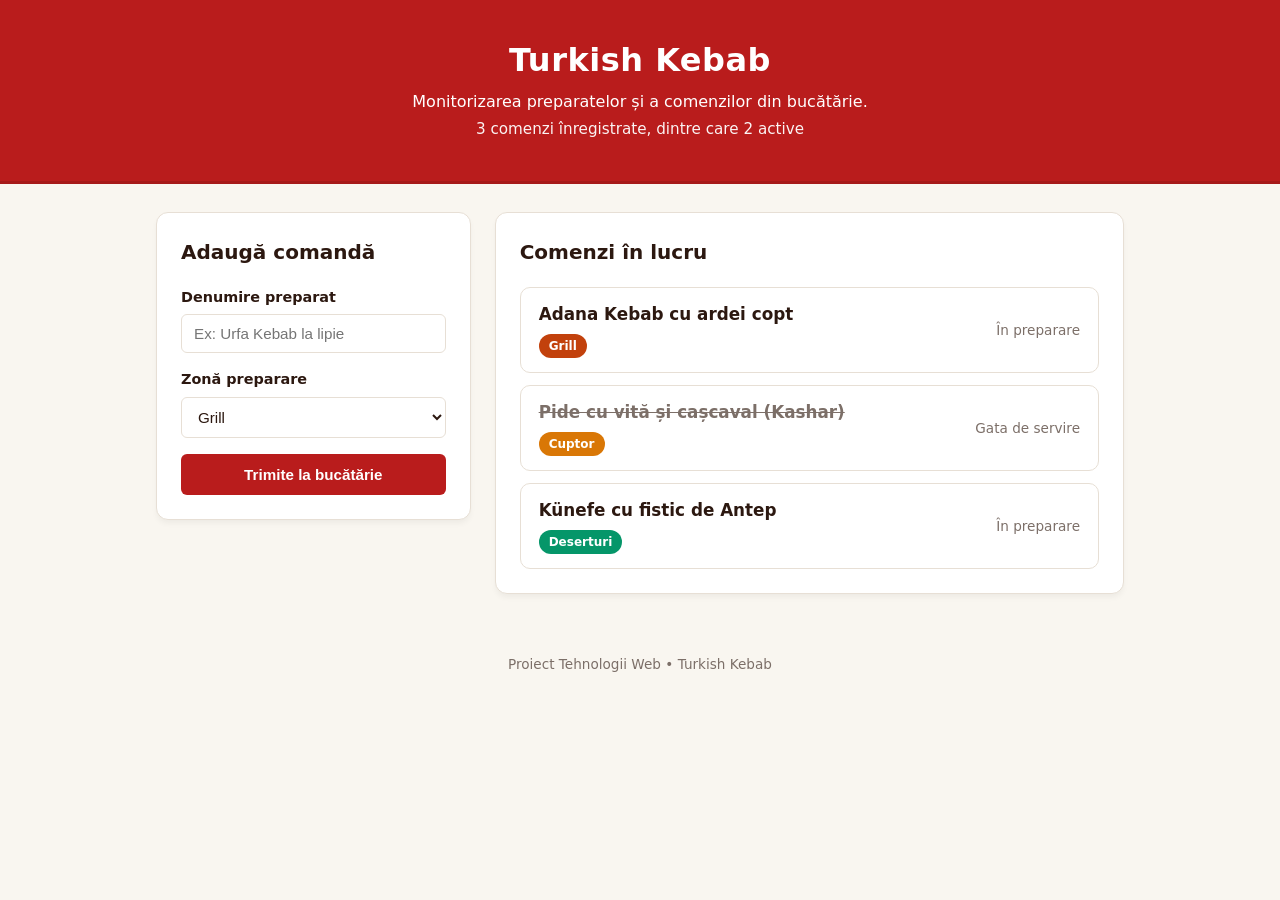
<file: index.html>
<!DOCTYPE html>
<html lang="ro">
<head>
  <meta charset="UTF-8" />
  <meta name="viewport" content="width=device-width, initial-scale=1.0" />
  <title>Turkish Kebab - Mockup</title>
  <link rel="stylesheet" href="style.css" />
</head>
<body>
  <header class="app-header">
    <h1>Turkish Kebab</h1>
    <p>Monitorizarea preparatelor și a comenzilor din bucătărie.</p>
    <p class="app-count">3 comenzi înregistrate, dintre care 2 active</p>
  </header>

  <main class="container">
    <!-- Formular adăugare comandă -->
    <section class="panel">
      <h2>Adaugă comandă</h2>
      <form class="item-form">
        <label>
          Denumire preparat
          <input type="text" name="titlu" placeholder="Ex: Urfa Kebab la lipie" required />
        </label>
        
        <label>
          Zonă preparare
          <select name="eticheta">
            <option value="grill">Grill</option>
            <option value="cuptor">Cuptor</option>
            <option value="desert">Deserturi</option>
          </select>
        </label>

        <button type="submit">Trimite la bucătărie</button>
      </form>
    </section>

    <!-- Lista comenzilor / preparatelor -->
    <section class="panel">
      <h2>Comenzi în lucru</h2>
      <!-- Când lista e goală: <p class="empty">Nu există niciun element.</p> -->
      <ul class="item-list">
        <li class="item-card">
          <div class="card-info">
            <h3>Adana Kebab cu ardei copt</h3>
            <span class="badge badge-grill">Grill</span>
          </div>
          <span class="status">În preparare</span>
        </li>

        <li class="item-card done">
          <div class="card-info">
            <h3>Pide cu vită și cașcaval (Kashar)</h3>
            <span class="badge badge-cuptor">Cuptor</span>
          </div>
          <span class="status">Gata de servire</span>
        </li>

        <li class="item-card">
          <div class="card-info">
            <h3>Künefe cu fistic de Antep</h3>
            <span class="badge badge-desert">Deserturi</span>
          </div>
          <span class="status">În preparare</span>
        </li>
      </ul>
    </section>
  </main>

  <footer class="app-footer">
    Proiect Tehnologii Web &bull; Turkish Kebab
  </footer>
</body>
</html>
</file>
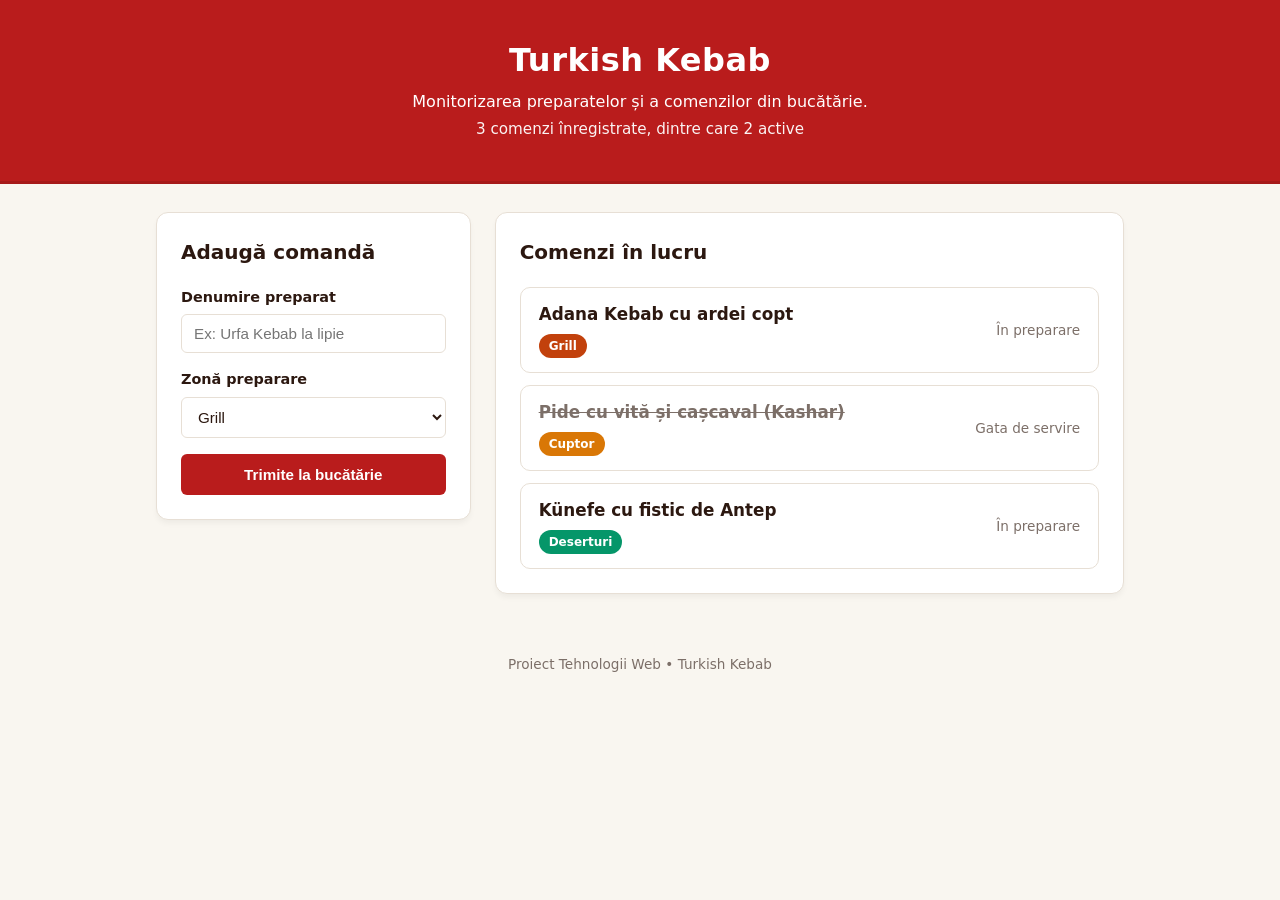
<file: mockup/index.html>
<!DOCTYPE html>
<html lang="ro">
<head>
  <meta charset="UTF-8" />
  <meta name="viewport" content="width=device-width, initial-scale=1.0" />
  <title>Turkish Kebab - Mockup</title>
  <link rel="stylesheet" href="style.css" />
</head>
<body>
  <header class="app-header">
    <h1>Turkish Kebab</h1>
    <p>Monitorizarea preparatelor și a comenzilor din bucătărie.</p>
    <p class="app-count">3 comenzi înregistrate, dintre care 2 active</p>
  </header>

  <main class="container">
    <!-- Formular adăugare comandă -->
    <section class="panel">
      <h2>Adaugă comandă</h2>
      <form class="item-form">
        <label>
          Denumire preparat
          <input type="text" name="titlu" placeholder="Ex: Urfa Kebab la lipie" required />
        </label>
        
        <label>
          Zonă preparare
          <select name="eticheta">
            <option value="grill">Grill</option>
            <option value="cuptor">Cuptor</option>
            <option value="desert">Deserturi</option>
          </select>
        </label>

        <button type="submit">Trimite la bucătărie</button>
      </form>
    </section>

    <!-- Lista comenzilor / preparatelor -->
    <section class="panel">
      <h2>Comenzi în lucru</h2>
      <!-- Când lista e goală: <p class="empty">Nu există niciun element.</p> -->
      <ul class="item-list">
        <li class="item-card">
          <div class="card-info">
            <h3>Adana Kebab cu ardei copt</h3>
            <span class="badge badge-grill">Grill</span>
          </div>
          <span class="status">În preparare</span>
        </li>

        <li class="item-card done">
          <div class="card-info">
            <h3>Pide cu vită și cașcaval (Kashar)</h3>
            <span class="badge badge-cuptor">Cuptor</span>
          </div>
          <span class="status">Gata de servire</span>
        </li>

        <li class="item-card">
          <div class="card-info">
            <h3>Künefe cu fistic de Antep</h3>
            <span class="badge badge-desert">Deserturi</span>
          </div>
          <span class="status">În preparare</span>
        </li>
      </ul>
    </section>
  </main>

  <footer class="app-footer">
    Proiect Tehnologii Web &bull; Turkish Kebab
  </footer>

<script src="comenzi.js"></script>
</body>

</html>
</file>
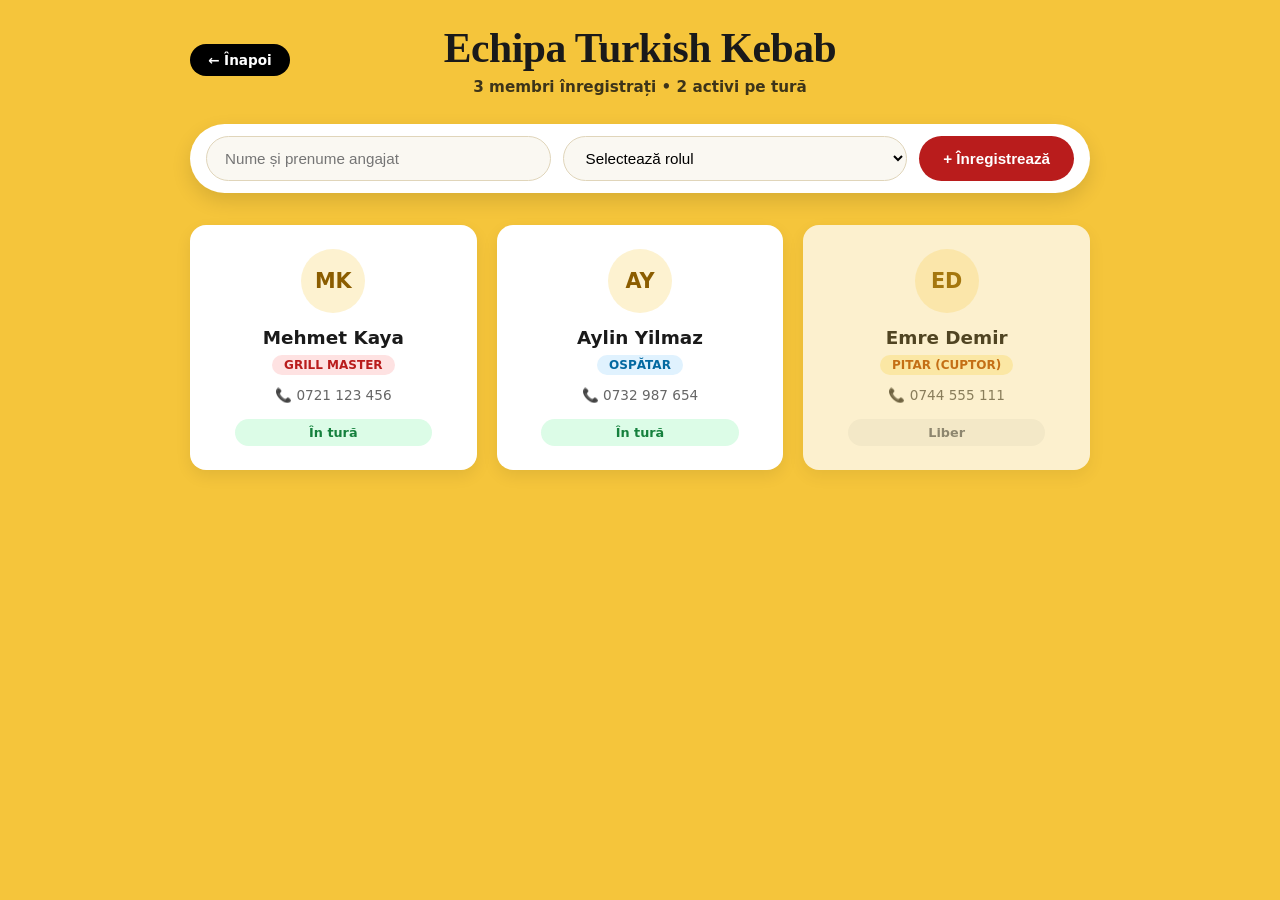
<file: angajati.html>
<!DOCTYPE html>
<html lang="ro">
<head>
  <meta charset="UTF-8" />
  <meta name="viewport" content="width=device-width, initial-scale=1.0" />
  <title>Turkish Kebab - Echipa Noastră</title>
  <link rel="stylesheet" href="angajati.css" />
</head>
<body>
  <div class="page-container">
    <!-- Antet simplificat -->
    <header class="header-angajati">
      <a href="home.html" class="btn-inapoi">&larr; Înapoi</a>
      <h1>Echipa Turkish Kebab</h1>
      <p class="subtitlu">3 membri înregistrați &bull; 2 activi pe tură</p>
    </header>

    <!-- Bară orizontală simplistă de adăugare angajat nou -->
    <section class="bara-adaugare">
      <form class="form-rapid">
        <input type="text" placeholder="Nume și prenume angajat" required />
        <select required>
          <option value="" disabled selected>Selectează rolul</option>
          <option value="grill">Ocakbaşı (Grill Master)</option>
          <option value="firin">Pitar (Cuptor / Pide)</option>
          <option value="ospatar">Ospătar / Servire</option>
          <option value="manager">Manager de sală</option>
        </select>
        <button type="submit">+ Înregistrează</button>
      </form>
    </section>

    <!-- Grilă de profile simpliste -->
    <main class="grid-angajati">
      <!-- Card Angajat 1 -->
      <article class="card-angajat activ">
        <div class="avatar">MK</div>
        <div class="detalii">
          <h3>Mehmet Kaya</h3>
          <span class="rol rol-grill">Grill Master</span>
          <p class="telefon">&#128222; 0721 123 456</p>
        </div>
        <div class="status-badge activ">În tură</div>
      </article>

      <!-- Card Angajat 2 -->
      <article class="card-angajat activ">
        <div class="avatar">AY</div>
        <div class="detalii">
          <h3>Aylin Yilmaz</h3>
          <span class="rol rol-ospatar">Ospătar</span>
          <p class="telefon">&#128222; 0732 987 654</p>
        </div>
        <div class="status-badge activ">În tură</div>
      </article>

      <!-- Card Angajat 3 (Liber de tură) -->
      <article class="card-angajat liber">
        <div class="avatar">ED</div>
        <div class="detalii">
          <h3>Emre Demir</h3>
          <span class="rol rol-firin">Pitar (Cuptor)</span>
          <p class="telefon">&#128222; 0744 555 111</p>
        </div>
        <div class="status-badge liber">Liber</div>
      </article>
    </main>
  </div>
</body>
</html>
</file>
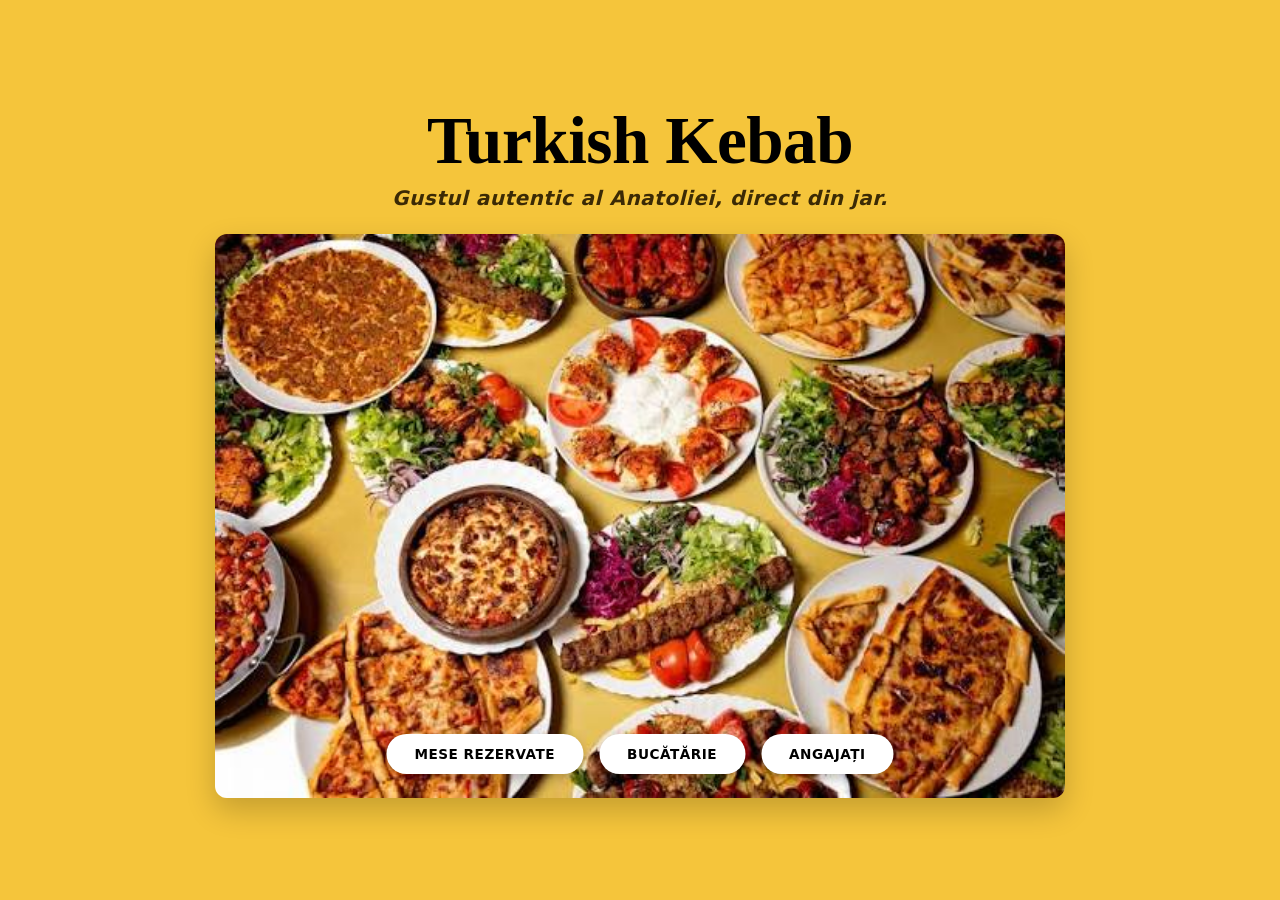
<file: home.html>
<!DOCTYPE html>
<html lang="ro">
<head>
  <meta charset="UTF-8" />
  <meta name="viewport" content="width=device-width, initial-scale=1.0" />
  <title>Turkish Kebab - Pagina Principală</title>
  <link rel="stylesheet" href="home.css" />
</head>
<body>
  <div class="hero-container">
    <h1 class="brand-title">Turkish Kebab</h1>
    <p class="brand-subtitle">Gustul autentic al Anatoliei, direct din jar.</p>
    
    <div class="image-wrapper">
      <img src="kebab-hero.png" alt="Mâncare tradițională turcească" class="hero-image" />
      
      <nav class="nav-buttons">
        <a href="mese.html" class="btn">MESE REZERVATE</a>
        <a href="index.html" class="btn">BUCĂTĂRIE</a>
        <a href="angajati.html" class="btn">ANGAJAȚI</a>
      </nav>
    </div>
  </div>
</body>
</html>
</file>
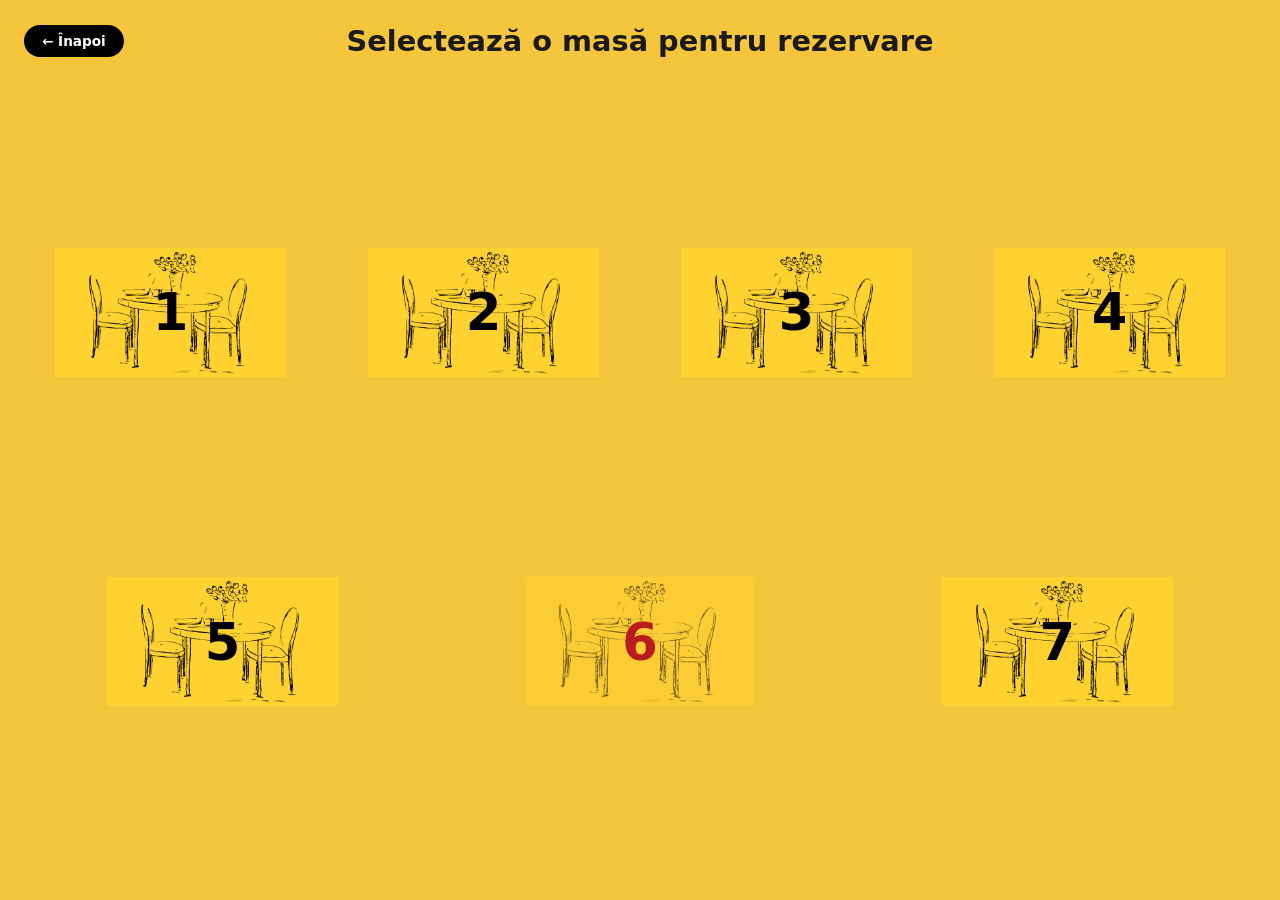
<file: mese.html>
<!DOCTYPE html>
<html lang="ro">
<head>
  <meta charset="UTF-8" />
  <meta name="viewport" content="width=device-width, initial-scale=1.0" />
  <title>Turkish Kebab - Harta Mese</title>
  <link rel="stylesheet" href="mese.css" />
</head>
<body>
  <div class="harta-container">
    <header class="harta-header">
      <a href="home.html" class="btn-inapoi">&larr; Înapoi</a>
      <h1>Selectează o masă pentru rezervare</h1>
    </header>

    <!-- Dispunerea celor 7 mese pe ecran -->
    <main class="mese-layout">
      <!-- Rândul de sus (Mesele 1 - 4) -->
      <div class="rand-mese">
        <a href="#masa-1" class="masa-item">
          <img src="mese.png" alt="Masa 1" />
          <span class="numar-masa">1</span>
        </a>
        <a href="#masa-2" class="masa-item">
          <img src="mese.png" alt="Masa 2" />
          <span class="numar-masa">2</span>
        </a>
        <a href="#masa-3" class="masa-item">
          <img src="mese.png" alt="Masa 3" />
          <span class="numar-masa">3</span>
        </a>
        <a href="#masa-4" class="masa-item">
          <img src="mese.png" alt="Masa 4" />
          <span class="numar-masa">4</span>
        </a>
      </div>

      <!-- Rândul de jos (Mesele 5 - 7) -->
      <div class="rand-mese">
        <a href="#masa-5" class="masa-item">
          <img src="mese.png" alt="Masa 5" />
          <span class="numar-masa">5</span>
        </a>
        <a href="#masa-6" class="masa-item ocupata">
          <img src="mese.png" alt="Masa 6" />
          <span class="numar-masa">6</span>
        </a>
        <a href="#masa-7" class="masa-item">
          <img src="mese.png" alt="Masa 7" />
          <span class="numar-masa">7</span>
        </a>
      </div>
    </main>
  </div>

  <!-- Ferestre modale (câte una pentru fiecare masă) -->

  <!-- Modal Masa 1 -->
  <div id="masa-1" class="modal-tab">
    <div class="modal-card">
      <a href="#" class="modal-inchide">&times;</a>
      <h2>Rezervare Masa 1</h2>
      
      <form class="rezervare-form">
        <label>
          Nume client
          <input type="text" placeholder="Ex: Popescu Andrei" required />
        </label>
        
        <label>
          Număr de telefon
          <input type="tel" placeholder="Ex: 0721 000 000" required />
        </label>

        <div class="rand-dublu">
          <label>
            Număr persoane
            <input type="number" min="1" max="8" value="2" required />
          </label>
          <label>
            Ora rezervării
            <input type="time" value="19:00" required />
          </label>
        </div>

        <button type="submit" class="btn-trimite">Confirmă Rezervarea</button>
      </form>

      <div class="istoric-zona">
        <h3>Istoric Rezervări</h3>
        <ul class="istoric-lista">
          <li><strong>14:00 - 15:30:</strong> Elena Ionescu (2 pers.)</li>
          <li><strong>12:00 - 13:30:</strong> Radu Vasile (4 pers.)</li>
        </ul>
      </div>
    </div>
  </div>

  <!-- Modal Masa 2 -->
  <div id="masa-2" class="modal-tab">
    <div class="modal-card">
      <a href="#" class="modal-inchide">&times;</a>
      <h2>Rezervare Masa 2</h2>
      <form class="rezervare-form">
        <label>
          Nume client
          <input type="text" placeholder="Ex: Maria Dumitru" required />
        </label>
        <label>
          Număr de telefon
          <input type="tel" placeholder="Ex: 0732 111 222" required />
        </label>
        <div class="rand-dublu">
          <label>
            Număr persoane
            <input type="number" min="1" max="8" value="4" required />
          </label>
          <label>
            Ora rezervării
            <input type="time" value="20:00" required />
          </label>
        </div>
        <button type="submit" class="btn-trimite">Confirmă Rezervarea</button>
      </form>
      <div class="istoric-zona">
        <h3>Istoric Rezervări</h3>
        <ul class="istoric-lista">
          <li><strong>17:00 - 18:30:</strong> Dan Georgescu (3 pers.)</li>
        </ul>
      </div>
    </div>
  </div>

  <!-- Modal Masa 3 -->
  <div id="masa-3" class="modal-tab">
    <div class="modal-card">
      <a href="#" class="modal-inchide">&times;</a>
      <h2>Rezervare Masa 3</h2>
      <form class="rezervare-form">
        <label>Nume client <input type="text" placeholder="Ex: Nume Client" required /></label>
        <label>Număr de telefon <input type="tel" placeholder="07xx xxx xxx" required /></label>
        <div class="rand-dublu">
          <label>Număr persoane <input type="number" min="1" max="8" value="2" required /></label>
          <label>Ora rezervării <input type="time" value="18:30" required /></label>
        </div>
        <button type="submit" class="btn-trimite">Confirmă Rezervarea</button>
      </form>
      <div class="istoric-zona">
        <h3>Istoric Rezervări</h3>
        <p class="fara-istoric">Nu există rezervări anterioare pentru astăzi.</p>
      </div>
    </div>
  </div>

  <!-- Modal Masa 4 -->
  <div id="masa-4" class="modal-tab">
    <div class="modal-card">
      <a href="#" class="modal-inchide">&times;</a>
      <h2>Rezervare Masa 4</h2>
      <form class="rezervare-form">
        <label>Nume client <input type="text" placeholder="Ex: Nume Client" required /></label>
        <label>Număr de telefon <input type="tel" placeholder="07xx xxx xxx" required /></label>
        <div class="rand-dublu">
          <label>Număr persoane <input type="number" min="1" max="8" value="4" required /></label>
          <label>Ora rezervării <input type="time" value="19:30" required /></label>
        </div>
        <button type="submit" class="btn-trimite">Confirmă Rezervarea</button>
      </form>
      <div class="istoric-zona">
        <h3>Istoric Rezervări</h3>
        <ul class="istoric-lista">
          <li><strong>13:00 - 14:00:</strong> Liviu M. (2 pers.)</li>
        </ul>
      </div>
    </div>
  </div>

  <!-- Modal Masa 5 -->
  <div id="masa-5" class="modal-tab">
    <div class="modal-card">
      <a href="#" class="modal-inchide">&times;</a>
      <h2>Rezervare Masa 5</h2>
      <form class="rezervare-form">
        <label>Nume client <input type="text" placeholder="Ex: Nume Client" required /></label>
        <label>Număr de telefon <input type="tel" placeholder="07xx xxx xxx" required /></label>
        <div class="rand-dublu">
          <label>Număr persoane <input type="number" min="1" max="8" value="2" required /></label>
          <label>Ora rezervării <input type="time" value="20:30" required /></label>
        </div>
        <button type="submit" class="btn-trimite">Confirmă Rezervarea</button>
      </form>
      <div class="istoric-zona">
        <h3>Istoric Rezervări</h3>
        <p class="fara-istoric">Nu există rezervări anterioare pentru astăzi.</p>
      </div>
    </div>
  </div>

  <!-- Modal Masa 6 -->
  <div id="masa-6" class="modal-tab">
    <div class="modal-card">
      <a href="#" class="modal-inchide">&times;</a>
      <h2>Rezervare Masa 6 (În curs)</h2>
      <form class="rezervare-form">
        <label>Nume client <input type="text" value="Constantin Barbu" required /></label>
        <label>Număr de telefon <input type="tel" value="0744 555 666" required /></label>
        <div class="rand-dublu">
          <label>Număr persoane <input type="number" min="1" max="8" value="4" required /></label>
          <label>Ora rezervării <input type="time" value="21:00" required /></label>
        </div>
        <button type="submit" class="btn-trimite">Actualizează Rezervarea</button>
      </form>
      <div class="istoric-zona">
        <h3>Istoric Rezervări</h3>
        <ul class="istoric-lista">
          <li><strong>Activă acum:</strong> Fam. Barbu (4 pers.)</li>
          <li><strong>16:00 - 18:00:</strong> Alin Popa (2 pers.)</li>
        </ul>
      </div>
    </div>
  </div>

  <!-- Modal Masa 7 -->
  <div id="masa-7" class="modal-tab">
    <div class="modal-card">
      <a href="#" class="modal-inchide">&times;</a>
      <h2>Rezervare Masa 7</h2>
      <form class="rezervare-form">
        <label>Nume client <input type="text" placeholder="Ex: Nume Client" required /></label>
        <label>Număr de telefon <input type="tel" placeholder="07xx xxx xxx" required /></label>
        <div class="rand-dublu">
          <label>Număr persoane <input type="number" min="1" max="8" value="6" required /></label>
          <label>Ora rezervării <input type="time" value="19:00" required /></label>
        </div>
        <button type="submit" class="btn-trimite">Confirmă Rezervarea</button>
      </form>
      <div class="istoric-zona">
        <h3>Istoric Rezervări</h3>
        <p class="fara-istoric">Nu există rezervări anterioare pentru astăzi.</p>
      </div>
    </div>
  </div>
</body>
</html>
</file>
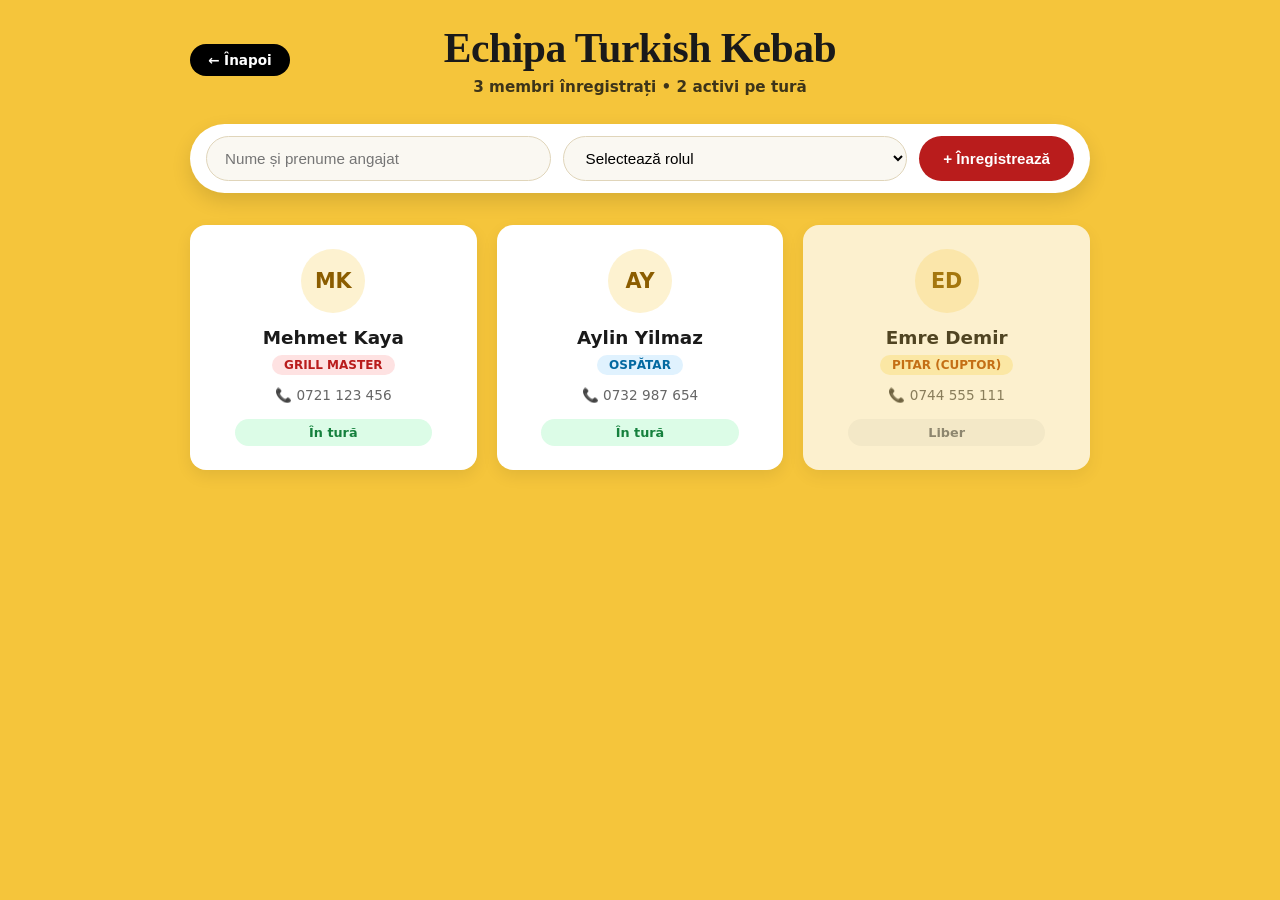
<file: mockup/angajati.html>
<!DOCTYPE html>
<html lang="ro">
<head>
  <meta charset="UTF-8" />
  <meta name="viewport" content="width=device-width, initial-scale=1.0" />
  <title>Turkish Kebab - Echipa Noastră</title>
  <link rel="stylesheet" href="angajati.css" />
</head>
<body>
  <div class="page-container">
    <!-- Antet simplificat -->
    <header class="header-angajati">
      <a href="home.html" class="btn-inapoi">&larr; Înapoi</a>
      <h1>Echipa Turkish Kebab</h1>
      <p class="subtitlu">3 membri înregistrați &bull; 2 activi pe tură</p>
    </header>

    <!-- Bară orizontală simplistă de adăugare angajat nou -->
    <section class="bara-adaugare">
      <form class="form-rapid">
        <input type="text" placeholder="Nume și prenume angajat" required />
        <select required>
          <option value="" disabled selected>Selectează rolul</option>
          <option value="grill">Ocakbaşı (Grill Master)</option>
          <option value="firin">Pitar (Cuptor / Pide)</option>
          <option value="ospatar">Ospătar / Servire</option>
          <option value="manager">Manager de sală</option>
        </select>
        <button type="submit">+ Înregistrează</button>
      </form>
    </section>

    <!-- Grilă de profile simpliste -->
    <main class="grid-angajati">
      <!-- Card Angajat 1 -->
      <article class="card-angajat activ">
        <div class="avatar">MK</div>
        <div class="detalii">
          <h3>Mehmet Kaya</h3>
          <span class="rol rol-grill">Grill Master</span>
          <p class="telefon">&#128222; 0721 123 456</p>
        </div>
        <div class="status-badge activ">În tură</div>
      </article>

      <!-- Card Angajat 2 -->
      <article class="card-angajat activ">
        <div class="avatar">AY</div>
        <div class="detalii">
          <h3>Aylin Yilmaz</h3>
          <span class="rol rol-ospatar">Ospătar</span>
          <p class="telefon">&#128222; 0732 987 654</p>
        </div>
        <div class="status-badge activ">În tură</div>
      </article>

      <!-- Card Angajat 3 (Liber de tură) -->
      <article class="card-angajat liber">
        <div class="avatar">ED</div>
        <div class="detalii">
          <h3>Emre Demir</h3>
          <span class="rol rol-firin">Pitar (Cuptor)</span>
          <p class="telefon">&#128222; 0744 555 111</p>
        </div>
        <div class="status-badge liber">Liber</div>
      </article>
    </main>
  </div>
</body>
</html>
</file>
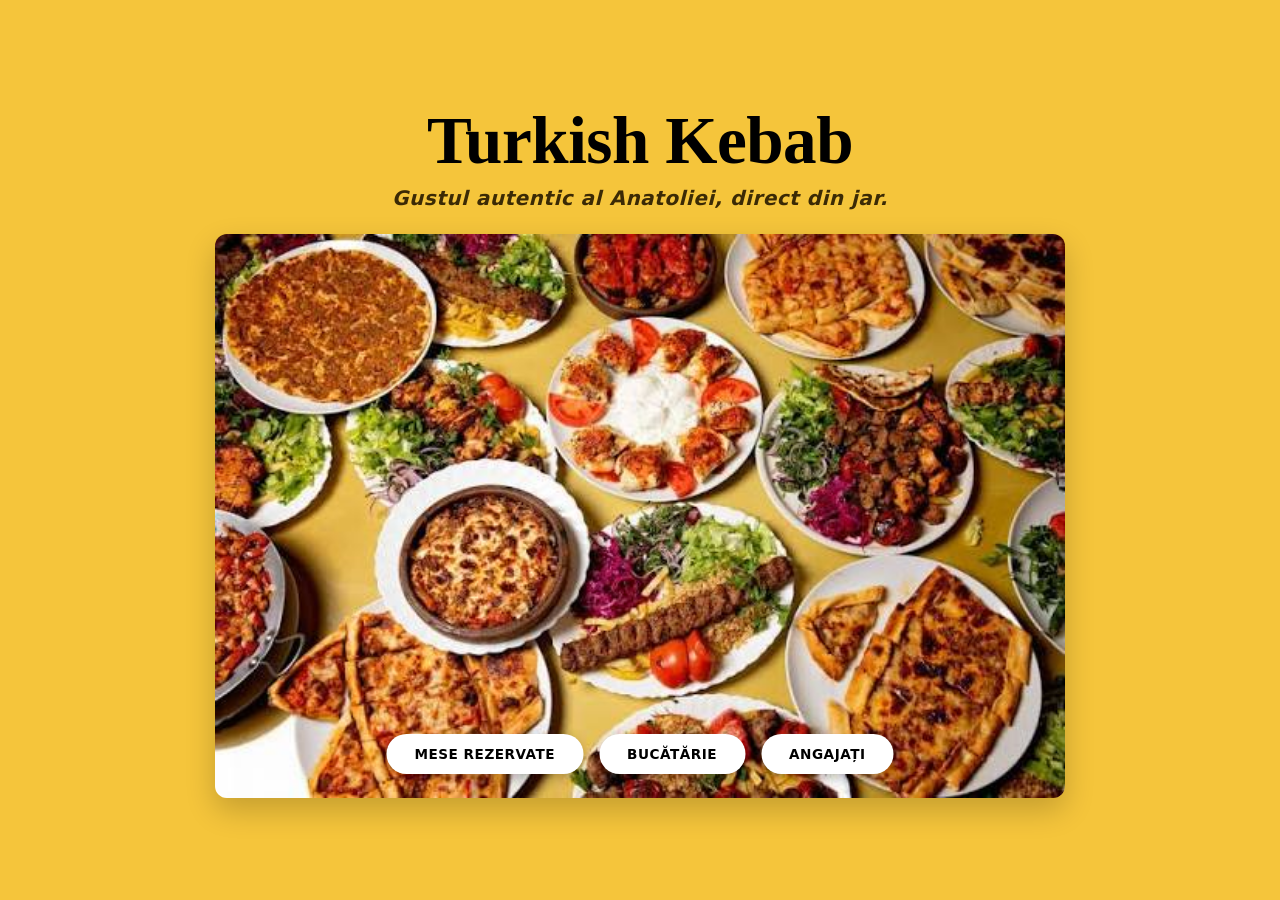
<file: mockup/home.html>
<!DOCTYPE html>
<html lang="ro">
<head>
  <meta charset="UTF-8" />
  <meta name="viewport" content="width=device-width, initial-scale=1.0" />
  <title>Turkish Kebab - Pagina Principală</title>
  <link rel="stylesheet" href="home.css" />
</head>
<body>
  <div class="hero-container">
    <h1 class="brand-title">Turkish Kebab</h1>
    <p class="brand-subtitle">Gustul autentic al Anatoliei, direct din jar.</p>
    
    <div class="image-wrapper">
      <img src="kebab-hero.png" alt="Mâncare tradițională turcească" class="hero-image" />
      
      <nav class="nav-buttons">
        <a href="mese.html" class="btn">MESE REZERVATE</a>
        <a href="index.html" class="btn">BUCĂTĂRIE</a>
        <a href="angajati.html" class="btn">ANGAJAȚI</a>
      </nav>
    </div>
  </div>
</body>
</html>
</file>
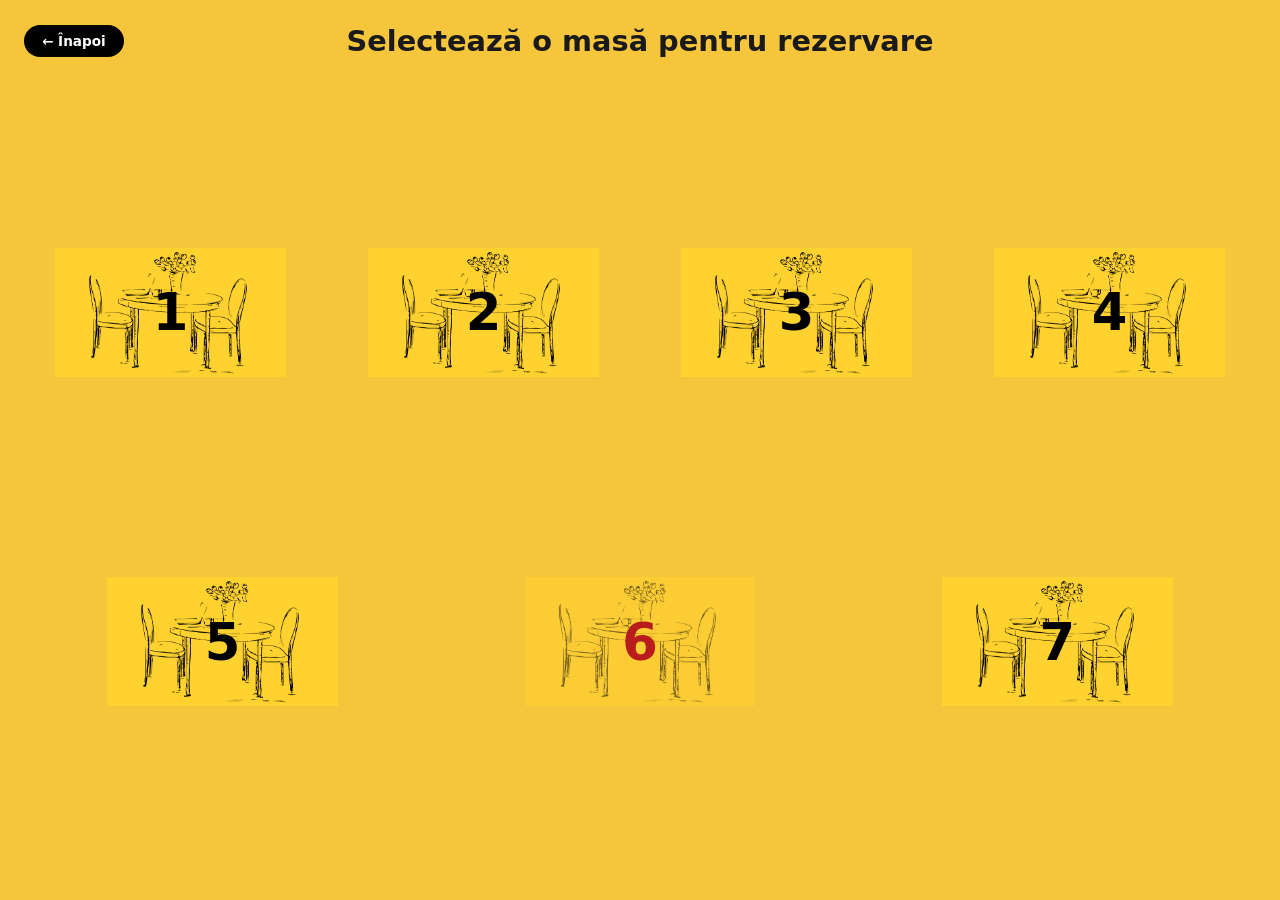
<file: mockup/mese.html>
<!DOCTYPE html>
<html lang="ro">
<head>
  <meta charset="UTF-8" />
  <meta name="viewport" content="width=device-width, initial-scale=1.0" />
  <title>Turkish Kebab - Harta Mese</title>
  <link rel="stylesheet" href="mese.css" />
</head>
<body>
  <div class="harta-container">
    <header class="harta-header">
      <a href="home.html" class="btn-inapoi">&larr; Înapoi</a>
      <h1>Selectează o masă pentru rezervare</h1>
    </header>

    <!-- Dispunerea celor 7 mese pe ecran -->
    <main class="mese-layout">
      <!-- Rândul de sus (Mesele 1 - 4) -->
      <div class="rand-mese">
        <a href="#masa-1" class="masa-item">
          <img src="mese.png" alt="Masa 1" />
          <span class="numar-masa">1</span>
        </a>
        <a href="#masa-2" class="masa-item">
          <img src="mese.png" alt="Masa 2" />
          <span class="numar-masa">2</span>
        </a>
        <a href="#masa-3" class="masa-item">
          <img src="mese.png" alt="Masa 3" />
          <span class="numar-masa">3</span>
        </a>
        <a href="#masa-4" class="masa-item">
          <img src="mese.png" alt="Masa 4" />
          <span class="numar-masa">4</span>
        </a>
      </div>

      <!-- Rândul de jos (Mesele 5 - 7) -->
      <div class="rand-mese">
        <a href="#masa-5" class="masa-item">
          <img src="mese.png" alt="Masa 5" />
          <span class="numar-masa">5</span>
        </a>
        <a href="#masa-6" class="masa-item ocupata">
          <img src="mese.png" alt="Masa 6" />
          <span class="numar-masa">6</span>
        </a>
        <a href="#masa-7" class="masa-item">
          <img src="mese.png" alt="Masa 7" />
          <span class="numar-masa">7</span>
        </a>
      </div>
    </main>
  </div>

  <!-- Ferestre modale (câte una pentru fiecare masă) -->

  <!-- Modal Masa 1 -->
  <div id="masa-1" class="modal-tab">
    <div class="modal-card">
      <a href="#" class="modal-inchide">&times;</a>
      <h2>Rezervare Masa 1</h2>
      
      <form class="rezervare-form">
        <label>
          Nume client
          <input type="text" placeholder="Ex: Popescu Andrei" required />
        </label>
        
        <label>
          Număr de telefon
          <input type="tel" placeholder="Ex: 0721 000 000" required />
        </label>

        <div class="rand-dublu">
          <label>
            Număr persoane
            <input type="number" min="1" max="8" value="2" required />
          </label>
          <label>
            Ora rezervării
            <input type="time" value="19:00" required />
          </label>
        </div>

        <button type="submit" class="btn-trimite">Confirmă Rezervarea</button>
      </form>

      <div class="istoric-zona">
        <h3>Istoric Rezervări</h3>
        <ul class="istoric-lista">
          <li><strong>14:00 - 15:30:</strong> Elena Ionescu (2 pers.)</li>
          <li><strong>12:00 - 13:30:</strong> Radu Vasile (4 pers.)</li>
        </ul>
      </div>
    </div>
  </div>

  <!-- Modal Masa 2 -->
  <div id="masa-2" class="modal-tab">
    <div class="modal-card">
      <a href="#" class="modal-inchide">&times;</a>
      <h2>Rezervare Masa 2</h2>
      <form class="rezervare-form">
        <label>
          Nume client
          <input type="text" placeholder="Ex: Maria Dumitru" required />
        </label>
        <label>
          Număr de telefon
          <input type="tel" placeholder="Ex: 0732 111 222" required />
        </label>
        <div class="rand-dublu">
          <label>
            Număr persoane
            <input type="number" min="1" max="8" value="4" required />
          </label>
          <label>
            Ora rezervării
            <input type="time" value="20:00" required />
          </label>
        </div>
        <button type="submit" class="btn-trimite">Confirmă Rezervarea</button>
      </form>
      <div class="istoric-zona">
        <h3>Istoric Rezervări</h3>
        <ul class="istoric-lista">
          <li><strong>17:00 - 18:30:</strong> Dan Georgescu (3 pers.)</li>
        </ul>
      </div>
    </div>
  </div>

  <!-- Modal Masa 3 -->
  <div id="masa-3" class="modal-tab">
    <div class="modal-card">
      <a href="#" class="modal-inchide">&times;</a>
      <h2>Rezervare Masa 3</h2>
      <form class="rezervare-form">
        <label>Nume client <input type="text" placeholder="Ex: Nume Client" required /></label>
        <label>Număr de telefon <input type="tel" placeholder="07xx xxx xxx" required /></label>
        <div class="rand-dublu">
          <label>Număr persoane <input type="number" min="1" max="8" value="2" required /></label>
          <label>Ora rezervării <input type="time" value="18:30" required /></label>
        </div>
        <button type="submit" class="btn-trimite">Confirmă Rezervarea</button>
      </form>
      <div class="istoric-zona">
        <h3>Istoric Rezervări</h3>
        <p class="fara-istoric">Nu există rezervări anterioare pentru astăzi.</p>
      </div>
    </div>
  </div>

  <!-- Modal Masa 4 -->
  <div id="masa-4" class="modal-tab">
    <div class="modal-card">
      <a href="#" class="modal-inchide">&times;</a>
      <h2>Rezervare Masa 4</h2>
      <form class="rezervare-form">
        <label>Nume client <input type="text" placeholder="Ex: Nume Client" required /></label>
        <label>Număr de telefon <input type="tel" placeholder="07xx xxx xxx" required /></label>
        <div class="rand-dublu">
          <label>Număr persoane <input type="number" min="1" max="8" value="4" required /></label>
          <label>Ora rezervării <input type="time" value="19:30" required /></label>
        </div>
        <button type="submit" class="btn-trimite">Confirmă Rezervarea</button>
      </form>
      <div class="istoric-zona">
        <h3>Istoric Rezervări</h3>
        <ul class="istoric-lista">
          <li><strong>13:00 - 14:00:</strong> Liviu M. (2 pers.)</li>
        </ul>
      </div>
    </div>
  </div>

  <!-- Modal Masa 5 -->
  <div id="masa-5" class="modal-tab">
    <div class="modal-card">
      <a href="#" class="modal-inchide">&times;</a>
      <h2>Rezervare Masa 5</h2>
      <form class="rezervare-form">
        <label>Nume client <input type="text" placeholder="Ex: Nume Client" required /></label>
        <label>Număr de telefon <input type="tel" placeholder="07xx xxx xxx" required /></label>
        <div class="rand-dublu">
          <label>Număr persoane <input type="number" min="1" max="8" value="2" required /></label>
          <label>Ora rezervării <input type="time" value="20:30" required /></label>
        </div>
        <button type="submit" class="btn-trimite">Confirmă Rezervarea</button>
      </form>
      <div class="istoric-zona">
        <h3>Istoric Rezervări</h3>
        <p class="fara-istoric">Nu există rezervări anterioare pentru astăzi.</p>
      </div>
    </div>
  </div>

  <!-- Modal Masa 6 -->
  <div id="masa-6" class="modal-tab">
    <div class="modal-card">
      <a href="#" class="modal-inchide">&times;</a>
      <h2>Rezervare Masa 6 (În curs)</h2>
      <form class="rezervare-form">
        <label>Nume client <input type="text" value="Constantin Barbu" required /></label>
        <label>Număr de telefon <input type="tel" value="0744 555 666" required /></label>
        <div class="rand-dublu">
          <label>Număr persoane <input type="number" min="1" max="8" value="4" required /></label>
          <label>Ora rezervării <input type="time" value="21:00" required /></label>
        </div>
        <button type="submit" class="btn-trimite">Actualizează Rezervarea</button>
      </form>
      <div class="istoric-zona">
        <h3>Istoric Rezervări</h3>
        <ul class="istoric-lista">
          <li><strong>Activă acum:</strong> Fam. Barbu (4 pers.)</li>
          <li><strong>16:00 - 18:00:</strong> Alin Popa (2 pers.)</li>
        </ul>
      </div>
    </div>
  </div>

  <!-- Modal Masa 7 -->
  <div id="masa-7" class="modal-tab">
    <div class="modal-card">
      <a href="#" class="modal-inchide">&times;</a>
      <h2>Rezervare Masa 7</h2>
      <form class="rezervare-form">
        <label>Nume client <input type="text" placeholder="Ex: Nume Client" required /></label>
        <label>Număr de telefon <input type="tel" placeholder="07xx xxx xxx" required /></label>
        <div class="rand-dublu">
          <label>Număr persoane <input type="number" min="1" max="8" value="6" required /></label>
          <label>Ora rezervării <input type="time" value="19:00" required /></label>
        </div>
        <button type="submit" class="btn-trimite">Confirmă Rezervarea</button>
      </form>
      <div class="istoric-zona">
        <h3>Istoric Rezervări</h3>
        <p class="fara-istoric">Nu există rezervări anterioare pentru astăzi.</p>
      </div>
    </div>
  </div>
</body>
</html>
</file>
<file: style.css>
* {
  box-sizing: border-box;
}

:root {
  --bg: #f9f6f0;               /* Fundal crem cald */
  --card: #ffffff;
  --text: #2c1810;             /* Brun închis */
  --muted: #7c6f68;
  --accent: #b91c1c;           /* Roșu turcesc stacojiu */
  --accent-dark: #8b0000;
  --accent-soft: #fef2f2;
  --border: #e7dfd5;

  /* Etichete secțiuni bucătărie */
  --badge-grill: #c2410c;      /* Roșu-cărămiziu/grill */
  --badge-cuptor: #d97706;     /* Auriu copt */
  --badge-desert: #059669;     /* Verde fistic */
}

@media (prefers-color-scheme: dark) {
  :root {
    --bg: #140e0b;
    --card: #1f1713;
    --text: #f5ede6;
    --muted: #a3958d;
    --accent: #dc2626;
    --accent-dark: #ef4444;
    --accent-soft: #381a17;
    --border: #3b2e27;
  }
}

body {
  margin: 0;
  font-family: system-ui, -apple-system, "Segoe UI", Roboto, sans-serif;
  background-color: var(--bg);
  color: var(--text);
  line-height: 1.5;
}

.app-header {
  background-color: var(--accent);
  color: #ffffff;
  text-align: center;
  padding: 36px 16px;
  border-bottom: 3px solid rgba(0, 0, 0, 0.1);
}

.app-header h1 {
  margin: 0 0 6px 0;
  letter-spacing: 0.5px;
}

.app-header p {
  margin: 4px 0;
}

.app-count {
  font-size: 0.95rem;
  opacity: 0.95;
}

.container {
  max-width: 1000px;
  margin: 28px auto;
  padding: 0 16px;
  display: grid;
  grid-template-columns: 1fr 2fr;
  gap: 24px;
  align-items: start;
}

.panel {
  background-color: var(--card);
  border: 1px solid var(--border);
  border-radius: 12px;
  padding: 24px;
  box-shadow: 0 4px 6px -1px rgba(0, 0, 0, 0.05);
}

.panel h2 {
  margin-top: 0;
  margin-bottom: 20px;
  font-size: 1.25rem;
}

.item-form {
  display: flex;
  flex-direction: column;
  gap: 16px;
}

.item-form label {
  display: flex;
  flex-direction: column;
  gap: 6px;
  font-size: 0.9rem;
  font-weight: 600;
}

.item-form input,
.item-form select {
  padding: 10px 12px;
  border: 1px solid var(--border);
  border-radius: 6px;
  background-color: var(--card);
  color: var(--text);
  font-size: 0.95rem;
}

.item-form button {
  background-color: var(--accent);
  color: #ffffff;
  border: none;
  border-radius: 6px;
  padding: 12px;
  font-size: 0.95rem;
  font-weight: 600;
  cursor: pointer;
  transition: background-color 0.2s ease;
}

.item-form button:hover {
  background-color: var(--accent-dark);
}

.item-list {
  list-style: none;
  padding: 0;
  margin: 0;
  display: flex;
  flex-direction: column;
  gap: 12px;
}

.item-card {
  display: flex;
  justify-content: space-between;
  align-items: center;
  padding: 14px 18px;
  border: 1px solid var(--border);
  border-radius: 10px;
  background-color: var(--card);
  transition: border-color 0.2s ease, background-color 0.2s ease;
}

.item-card:hover {
  border-color: var(--accent);
  background-color: var(--accent-soft);
}

.card-info h3 {
  margin: 0 0 6px 0;
  font-size: 1.05rem;
}

.badge {
  display: inline-block;
  font-size: 0.75rem;
  padding: 3px 10px;
  border-radius: 9999px;
  color: #ffffff;
  font-weight: 600;
}

.badge-grill {
  background-color: var(--badge-grill);
}

.badge-cuptor {
  background-color: var(--badge-cuptor);
}

.badge-desert {
  background-color: var(--badge-desert);
}

.status {
  font-size: 0.85rem;
  font-weight: 500;
  color: var(--muted);
}

.item-card.done h3 {
  text-decoration: line-through;
  color: var(--muted);
}

.app-footer {
  text-align: center;
  padding: 32px 16px;
  color: var(--muted);
  font-size: 0.85rem;
}

:focus-visible {
  outline: 2px solid var(--accent);
  outline-offset: 2px;
}

@media (max-width: 700px) {
  .container {
    grid-template-columns: 1fr;
  }
}
</file>
<file: mockup/style.css>
* {
  box-sizing: border-box;
}

:root {
  --bg: #f9f6f0;               /* Fundal crem cald */
  --card: #ffffff;
  --text: #2c1810;             /* Brun închis */
  --muted: #7c6f68;
  --accent: #b91c1c;           /* Roșu turcesc stacojiu */
  --accent-dark: #8b0000;
  --accent-soft: #fef2f2;
  --border: #e7dfd5;

  /* Etichete secțiuni bucătărie */
  --badge-grill: #c2410c;      /* Roșu-cărămiziu/grill */
  --badge-cuptor: #d97706;     /* Auriu copt */
  --badge-desert: #059669;     /* Verde fistic */
}

@media (prefers-color-scheme: dark) {
  :root {
    --bg: #140e0b;
    --card: #1f1713;
    --text: #f5ede6;
    --muted: #a3958d;
    --accent: #dc2626;
    --accent-dark: #ef4444;
    --accent-soft: #381a17;
    --border: #3b2e27;
  }
}

body {
  margin: 0;
  font-family: system-ui, -apple-system, "Segoe UI", Roboto, sans-serif;
  background-color: var(--bg);
  color: var(--text);
  line-height: 1.5;
}

.app-header {
  background-color: var(--accent);
  color: #ffffff;
  text-align: center;
  padding: 36px 16px;
  border-bottom: 3px solid rgba(0, 0, 0, 0.1);
}

.app-header h1 {
  margin: 0 0 6px 0;
  letter-spacing: 0.5px;
}

.app-header p {
  margin: 4px 0;
}

.app-count {
  font-size: 0.95rem;
  opacity: 0.95;
}

.container {
  max-width: 1000px;
  margin: 28px auto;
  padding: 0 16px;
  display: grid;
  grid-template-columns: 1fr 2fr;
  gap: 24px;
  align-items: start;
}

.panel {
  background-color: var(--card);
  border: 1px solid var(--border);
  border-radius: 12px;
  padding: 24px;
  box-shadow: 0 4px 6px -1px rgba(0, 0, 0, 0.05);
}

.panel h2 {
  margin-top: 0;
  margin-bottom: 20px;
  font-size: 1.25rem;
}

.item-form {
  display: flex;
  flex-direction: column;
  gap: 16px;
}

.item-form label {
  display: flex;
  flex-direction: column;
  gap: 6px;
  font-size: 0.9rem;
  font-weight: 600;
}

.item-form input,
.item-form select {
  padding: 10px 12px;
  border: 1px solid var(--border);
  border-radius: 6px;
  background-color: var(--card);
  color: var(--text);
  font-size: 0.95rem;
}

.item-form button {
  background-color: var(--accent);
  color: #ffffff;
  border: none;
  border-radius: 6px;
  padding: 12px;
  font-size: 0.95rem;
  font-weight: 600;
  cursor: pointer;
  transition: background-color 0.2s ease;
}

.item-form button:hover {
  background-color: var(--accent-dark);
}

.item-list {
  list-style: none;
  padding: 0;
  margin: 0;
  display: flex;
  flex-direction: column;
  gap: 12px;
}

.item-card {
  display: flex;
  justify-content: space-between;
  align-items: center;
  padding: 14px 18px;
  border: 1px solid var(--border);
  border-radius: 10px;
  background-color: var(--card);
  transition: border-color 0.2s ease, background-color 0.2s ease;
}

.item-card:hover {
  border-color: var(--accent);
  background-color: var(--accent-soft);
}

.card-info h3 {
  margin: 0 0 6px 0;
  font-size: 1.05rem;
}

.badge {
  display: inline-block;
  font-size: 0.75rem;
  padding: 3px 10px;
  border-radius: 9999px;
  color: #ffffff;
  font-weight: 600;
}

.badge-grill {
  background-color: var(--badge-grill);
}

.badge-cuptor {
  background-color: var(--badge-cuptor);
}

.badge-desert {
  background-color: var(--badge-desert);
}

.status {
  font-size: 0.85rem;
  font-weight: 500;
  color: var(--muted);
}

.item-card.done h3 {
  text-decoration: line-through;
  color: var(--muted);
}

.app-footer {
  text-align: center;
  padding: 32px 16px;
  color: var(--muted);
  font-size: 0.85rem;
}

:focus-visible {
  outline: 2px solid var(--accent);
  outline-offset: 2px;
}

@media (max-width: 700px) {
  .container {
    grid-template-columns: 1fr;
  }
}
</file>
<file: angajati.css>
* {
  box-sizing: border-box;
  margin: 0;
  padding: 0;
}

body {
  background-color: #f5c53b; /* Același galben specific din Canva */
  font-family: system-ui, -apple-system, "Segoe UI", Roboto, sans-serif;
  color: #1a1a1a;
  min-height: 100vh;
  padding: 24px 16px;
}

.page-container {
  max-width: 900px;
  margin: 0 auto;
}

/* Header */
.header-angajati {
  position: relative;
  text-align: center;
  margin-bottom: 28px;
}

.btn-inapoi {
  position: absolute;
  left: 0;
  top: 50%;
  transform: translateY(-50%);
  background-color: #000000;
  color: #ffffff;
  text-decoration: none;
  padding: 8px 18px;
  border-radius: 30px;
  font-weight: 700;
  font-size: 0.85rem;
  transition: opacity 0.2s ease;
}

.btn-inapoi:hover {
  opacity: 0.8;
}

.header-angajati h1 {
  font-family: "Georgia", "Times New Roman", serif;
  font-size: clamp(2rem, 4vw, 2.6rem);
  font-weight: 900;
  letter-spacing: -0.5px;
}

.subtitlu {
  margin-top: 6px;
  font-weight: 600;
  color: #3d3419;
  font-size: 0.95rem;
}

/* Bara orizontală compactă de introducere */
.bara-adaugare {
  background-color: #ffffff;
  padding: 12px 16px;
  border-radius: 50px;
  box-shadow: 0 8px 20px rgba(0, 0, 0, 0.12);
  margin-bottom: 32px;
}

.form-rapid {
  display: flex;
  gap: 12px;
}

.form-rapid input,
.form-rapid select {
  flex: 1;
  padding: 12px 18px;
  border: 1px solid #e0d5ba;
  background-color: #faf8f2;
  border-radius: 30px;
  font-size: 0.95rem;
  outline: none;
}

.form-rapid input:focus,
.form-rapid select:focus {
  border-color: #b91c1c;
  background-color: #ffffff;
}

.form-rapid button {
  background-color: #b91c1c;
  color: #ffffff;
  border: none;
  padding: 0 24px;
  border-radius: 30px;
  font-weight: 700;
  font-size: 0.95rem;
  cursor: pointer;
  transition: background-color 0.2s ease;
}

.form-rapid button:hover {
  background-color: #8b0000;
}

/* Grila cu cardurile de profil ale angajaților */
.grid-angajati {
  display: grid;
  grid-template-columns: repeat(auto-fill, minmax(260px, 1fr));
  gap: 20px;
}

.card-angajat {
  background-color: #ffffff;
  border-radius: 16px;
  padding: 24px 20px;
  display: flex;
  flex-direction: column;
  align-items: center;
  text-align: center;
  box-shadow: 0 6px 16px rgba(0, 0, 0, 0.08);
  transition: transform 0.2s ease, box-shadow 0.2s ease;
  position: relative;
}

.card-angajat:hover {
  transform: translateY(-5px);
  box-shadow: 0 12px 24px rgba(0, 0, 0, 0.14);
}

/* Avatar rotund cu inițiale */
.avatar {
  width: 64px;
  height: 64px;
  border-radius: 50%;
  background: #fdf2d0;
  color: #8b5d00;
  display: flex;
  align-items: center;
  justify-content: center;
  font-size: 1.3rem;
  font-weight: 900;
  margin-bottom: 14px;
}

.detalii h3 {
  font-size: 1.15rem;
  font-weight: 800;
  margin-bottom: 6px;
}

.rol {
  display: inline-block;
  font-size: 0.75rem;
  font-weight: 700;
  padding: 3px 12px;
  border-radius: 20px;
  text-transform: uppercase;
  margin-bottom: 12px;
}

.rol-grill {
  background-color: #fee2e2;
  color: #b91c1c;
}

.rol-ospatar {
  background-color: #e0f2fe;
  color: #0369a1;
}

.rol-firin {
  background-color: #fef3c7;
  color: #b45309;
}

.telefon {
  font-size: 0.85rem;
  color: #666666;
  margin-bottom: 16px;
}

/* Eticheta de stare: În tură vs Liber */
.status-badge {
  font-size: 0.8rem;
  font-weight: 700;
  padding: 6px 16px;
  border-radius: 20px;
  width: 80%;
}

.status-badge.activ {
  background-color: #dcfce7;
  color: #15803d;
}

.status-badge.liber {
  background-color: #f3f4f6;
  color: #6b7280;
}

.card-angajat.liber {
  opacity: 0.75;
}

/* Responsivitate pentru ecrane înguste */
@media (max-width: 650px) {
  .header-angajati {
    display: flex;
    flex-direction: column;
    align-items: center;
    gap: 12px;
  }

  .btn-inapoi {
    position: static;
    transform: none;
  }

  .form-rapid {
    flex-direction: column;
  }

  .bara-adaugare {
    border-radius: 16px;
  }

  .form-rapid button {
    padding: 12px;
  }
}
</file>
<file: home.css>
* {
  box-sizing: border-box;
  margin: 0;
  padding: 0;
}

:root {
  --bg-yellow: #f5c53b;       /* Galbenul specific din Canva */
  --text-dark: #000000;
  --btn-bg: #ffffff;
  --btn-text: #000000;
  --btn-hover: #b91c1c;       /* Roșu turcesc la hover */
}

body {
  background-color: var(--bg-yellow);
  font-family: system-ui, -apple-system, "Segoe UI", Roboto, sans-serif;
  min-height: 100vh;
  display: flex;
  justify-content: center;
  align-items: center;
  padding: 24px 16px;
}

.hero-container {
  width: 100%;
  max-width: 850px;
  text-align: center;
}

.brand-title {
  font-family: "Georgia", "Times New Roman", serif;
  font-size: clamp(2.4rem, 6vw, 4.2rem);
  font-weight: 900;
  color: var(--text-dark);
  margin-bottom: 6px;
  letter-spacing: -0.5px;
}

.brand-subtitle {
  font-size: clamp(1rem, 2.2vw, 1.25rem);
  font-weight: 600;
  color: #3b2a05;
  margin-bottom: 24px;
  letter-spacing: 0.5px;
  font-style: italic;
}

.image-wrapper {
  position: relative;
  width: 100%;
  border-radius: 12px;
  overflow: hidden;
  box-shadow: 0 12px 30px rgba(0, 0, 0, 0.2);
}

.hero-image {
  width: 100%;
  height: auto;
  display: block;
  object-fit: cover;
}

/* Poziționarea butoanelor peste imagine */
.nav-buttons {
  position: absolute;
  bottom: 24px;
  left: 50%;
  transform: translateX(-50%);
  display: flex;
  gap: 16px;
  width: 90%;
  justify-content: center;
  flex-wrap: wrap;
}

.btn {
  background-color: var(--btn-bg);
  color: var(--btn-text);
  text-decoration: none;
  font-weight: 800;
  font-size: 0.85rem;
  letter-spacing: 0.5px;
  padding: 12px 28px;
  border-radius: 50px;
  box-shadow: 0 4px 12px rgba(0, 0, 0, 0.25);
  transition: all 0.2s ease-in-out;
  display: inline-block;
}

.btn:hover {
  background-color: var(--btn-hover);
  color: #ffffff;
  transform: translateY(-2px);
  box-shadow: 0 6px 16px rgba(0, 0, 0, 0.3);
}

:focus-visible {
  outline: 3px solid #000000;
  outline-offset: 3px;
}

@media (max-width: 650px) {
  .nav-buttons {
    flex-direction: column;
    align-items: stretch;
    bottom: 16px;
    gap: 8px;
  }

  .btn {
    text-align: center;
    padding: 10px 18px;
  }
}
</file>
<file: mese.css>
* {
  box-sizing: border-box;
  margin: 0;
  padding: 0;
}

body {
  background-color: #f5c53b; /* Galbenul Canva din imagine */
  font-family: system-ui, -apple-system, "Segoe UI", Roboto, sans-serif;
  min-height: 100vh;
  display: flex;
  flex-direction: column;
}

.harta-container {
  display: flex;
  flex-direction: column;
  min-height: 100vh;
  padding: 24px;
}

.harta-header {
  display: flex;
  align-items: center;
  position: relative;
  justify-content: center;
  margin-bottom: 20px;
}

.btn-inapoi {
  position: absolute;
  left: 0;
  background-color: #000000;
  color: #ffffff;
  text-decoration: none;
  padding: 8px 18px;
  border-radius: 30px;
  font-weight: 700;
  font-size: 0.85rem;
  transition: opacity 0.2s ease;
}

.btn-inapoi:hover {
  opacity: 0.8;
}

.harta-header h1 {
  font-size: 1.8rem;
  font-weight: 900;
  color: #1a1a1a;
  text-align: center;
}

/* Grila cu cele 7 mese pe tot ecranul */
.mese-layout {
  flex: 1;
  display: flex;
  flex-direction: column;
  justify-content: space-evenly;
  gap: 30px;
  width: 100%;
  max-width: 1300px;
  margin: 0 auto;
}

.rand-mese {
  display: flex;
  justify-content: space-around;
  align-items: center;
  flex-wrap: wrap;
  gap: 20px;
}

/* Masa interactivă */
.masa-item {
  position: relative;
  text-decoration: none;
  display: inline-flex;
  justify-content: center;
  align-items: center;
  transition: transform 0.2s ease;
}

.masa-item:hover {
  transform: translateY(-8px) scale(1.05);
}

.masa-item img {
  width: clamp(140px, 18vw, 240px);
  height: auto;
  display: block;
}

.numar-masa {
  position: absolute;
  top: 50%;
  left: 50%;
  transform: translate(-50%, -50%);
  font-size: clamp(2.5rem, 4vw, 4.2rem);
  font-weight: 900;
  color: #000000;
  user-select: none;
}

.masa-item.ocupata img {
  opacity: 0.55;
}

.masa-item.ocupata .numar-masa {
  color: #b91c1c;
}

/* Modal / Tab care se deschide prin :target */
.modal-tab {
  position: fixed;
  inset: 0;
  background-color: rgba(0, 0, 0, 0.65);
  display: none;
  justify-content: center;
  align-items: center;
  padding: 20px;
  z-index: 100;
}

.modal-tab:target {
  display: flex;
}

.modal-card {
  position: relative;
  background-color: #ffffff;
  width: 100%;
  max-width: 480px;
  border-radius: 14px;
  padding: 28px 24px;
  box-shadow: 0 16px 36px rgba(0, 0, 0, 0.35);
  animation: popup 0.25s ease-out;
}

@keyframes popup {
  from { opacity: 0; transform: scale(0.9); }
  to { opacity: 1; transform: scale(1); }
}

.modal-inchide {
  position: absolute;
  top: 14px;
  right: 18px;
  text-decoration: none;
  font-size: 2rem;
  color: #666;
  font-weight: bold;
  line-height: 1;
}

.modal-inchide:hover {
  color: #000;
}

.modal-card h2 {
  margin-top: 0;
  margin-bottom: 18px;
  font-size: 1.4rem;
  color: #1a1a1a;
}

/* Formularul de rezervare */
.rezervare-form {
  display: flex;
  flex-direction: column;
  gap: 12px;
}

.rezervare-form label {
  display: flex;
  flex-direction: column;
  gap: 4px;
  font-size: 0.85rem;
  font-weight: 600;
  color: #333;
}

.rezervare-form input {
  padding: 10px 12px;
  border: 1px solid #ccc;
  border-radius: 6px;
  font-size: 0.95rem;
}

.rand-dublu {
  display: grid;
  grid-template-columns: 1fr 1fr;
  gap: 12px;
}

.btn-trimite {
  background-color: #b91c1c; /* Roșu turcesc */
  color: #ffffff;
  border: none;
  padding: 12px;
  border-radius: 6px;
  font-weight: 700;
  font-size: 0.95rem;
  cursor: pointer;
  margin-top: 6px;
  transition: background-color 0.2s ease;
}

.btn-trimite:hover {
  background-color: #8b0000;
}

/* Secțiunea de istoric */
.istoric-zona {
  margin-top: 22px;
  border-top: 1px dashed #ddd;
  padding-top: 14px;
}

.istoric-zona h3 {
  font-size: 1rem;
  margin-bottom: 8px;
  color: #222;
}

.istoric-lista {
  list-style: none;
  padding: 0;
  font-size: 0.85rem;
  color: #555;
  display: flex;
  flex-direction: column;
  gap: 6px;
}

.fara-istoric {
  font-size: 0.85rem;
  color: #888;
  font-style: italic;
}
</file>
<file: mockup/angajati.css>
* {
  box-sizing: border-box;
  margin: 0;
  padding: 0;
}

body {
  background-color: #f5c53b; /* Același galben specific din Canva */
  font-family: system-ui, -apple-system, "Segoe UI", Roboto, sans-serif;
  color: #1a1a1a;
  min-height: 100vh;
  padding: 24px 16px;
}

.page-container {
  max-width: 900px;
  margin: 0 auto;
}

/* Header */
.header-angajati {
  position: relative;
  text-align: center;
  margin-bottom: 28px;
}

.btn-inapoi {
  position: absolute;
  left: 0;
  top: 50%;
  transform: translateY(-50%);
  background-color: #000000;
  color: #ffffff;
  text-decoration: none;
  padding: 8px 18px;
  border-radius: 30px;
  font-weight: 700;
  font-size: 0.85rem;
  transition: opacity 0.2s ease;
}

.btn-inapoi:hover {
  opacity: 0.8;
}

.header-angajati h1 {
  font-family: "Georgia", "Times New Roman", serif;
  font-size: clamp(2rem, 4vw, 2.6rem);
  font-weight: 900;
  letter-spacing: -0.5px;
}

.subtitlu {
  margin-top: 6px;
  font-weight: 600;
  color: #3d3419;
  font-size: 0.95rem;
}

/* Bara orizontală compactă de introducere */
.bara-adaugare {
  background-color: #ffffff;
  padding: 12px 16px;
  border-radius: 50px;
  box-shadow: 0 8px 20px rgba(0, 0, 0, 0.12);
  margin-bottom: 32px;
}

.form-rapid {
  display: flex;
  gap: 12px;
}

.form-rapid input,
.form-rapid select {
  flex: 1;
  padding: 12px 18px;
  border: 1px solid #e0d5ba;
  background-color: #faf8f2;
  border-radius: 30px;
  font-size: 0.95rem;
  outline: none;
}

.form-rapid input:focus,
.form-rapid select:focus {
  border-color: #b91c1c;
  background-color: #ffffff;
}

.form-rapid button {
  background-color: #b91c1c;
  color: #ffffff;
  border: none;
  padding: 0 24px;
  border-radius: 30px;
  font-weight: 700;
  font-size: 0.95rem;
  cursor: pointer;
  transition: background-color 0.2s ease;
}

.form-rapid button:hover {
  background-color: #8b0000;
}

/* Grila cu cardurile de profil ale angajaților */
.grid-angajati {
  display: grid;
  grid-template-columns: repeat(auto-fill, minmax(260px, 1fr));
  gap: 20px;
}

.card-angajat {
  background-color: #ffffff;
  border-radius: 16px;
  padding: 24px 20px;
  display: flex;
  flex-direction: column;
  align-items: center;
  text-align: center;
  box-shadow: 0 6px 16px rgba(0, 0, 0, 0.08);
  transition: transform 0.2s ease, box-shadow 0.2s ease;
  position: relative;
}

.card-angajat:hover {
  transform: translateY(-5px);
  box-shadow: 0 12px 24px rgba(0, 0, 0, 0.14);
}

/* Avatar rotund cu inițiale */
.avatar {
  width: 64px;
  height: 64px;
  border-radius: 50%;
  background: #fdf2d0;
  color: #8b5d00;
  display: flex;
  align-items: center;
  justify-content: center;
  font-size: 1.3rem;
  font-weight: 900;
  margin-bottom: 14px;
}

.detalii h3 {
  font-size: 1.15rem;
  font-weight: 800;
  margin-bottom: 6px;
}

.rol {
  display: inline-block;
  font-size: 0.75rem;
  font-weight: 700;
  padding: 3px 12px;
  border-radius: 20px;
  text-transform: uppercase;
  margin-bottom: 12px;
}

.rol-grill {
  background-color: #fee2e2;
  color: #b91c1c;
}

.rol-ospatar {
  background-color: #e0f2fe;
  color: #0369a1;
}

.rol-firin {
  background-color: #fef3c7;
  color: #b45309;
}

.telefon {
  font-size: 0.85rem;
  color: #666666;
  margin-bottom: 16px;
}

/* Eticheta de stare: În tură vs Liber */
.status-badge {
  font-size: 0.8rem;
  font-weight: 700;
  padding: 6px 16px;
  border-radius: 20px;
  width: 80%;
}

.status-badge.activ {
  background-color: #dcfce7;
  color: #15803d;
}

.status-badge.liber {
  background-color: #f3f4f6;
  color: #6b7280;
}

.card-angajat.liber {
  opacity: 0.75;
}

/* Responsivitate pentru ecrane înguste */
@media (max-width: 650px) {
  .header-angajati {
    display: flex;
    flex-direction: column;
    align-items: center;
    gap: 12px;
  }

  .btn-inapoi {
    position: static;
    transform: none;
  }

  .form-rapid {
    flex-direction: column;
  }

  .bara-adaugare {
    border-radius: 16px;
  }

  .form-rapid button {
    padding: 12px;
  }
}
</file>
<file: mockup/home.css>
* {
  box-sizing: border-box;
  margin: 0;
  padding: 0;
}

:root {
  --bg-yellow: #f5c53b;       /* Galbenul specific din Canva */
  --text-dark: #000000;
  --btn-bg: #ffffff;
  --btn-text: #000000;
  --btn-hover: #b91c1c;       /* Roșu turcesc la hover */
}

body {
  background-color: var(--bg-yellow);
  font-family: system-ui, -apple-system, "Segoe UI", Roboto, sans-serif;
  min-height: 100vh;
  display: flex;
  justify-content: center;
  align-items: center;
  padding: 24px 16px;
}

.hero-container {
  width: 100%;
  max-width: 850px;
  text-align: center;
}

.brand-title {
  font-family: "Georgia", "Times New Roman", serif;
  font-size: clamp(2.4rem, 6vw, 4.2rem);
  font-weight: 900;
  color: var(--text-dark);
  margin-bottom: 6px;
  letter-spacing: -0.5px;
}

.brand-subtitle {
  font-size: clamp(1rem, 2.2vw, 1.25rem);
  font-weight: 600;
  color: #3b2a05;
  margin-bottom: 24px;
  letter-spacing: 0.5px;
  font-style: italic;
}

.image-wrapper {
  position: relative;
  width: 100%;
  border-radius: 12px;
  overflow: hidden;
  box-shadow: 0 12px 30px rgba(0, 0, 0, 0.2);
}

.hero-image {
  width: 100%;
  height: auto;
  display: block;
  object-fit: cover;
}

/* Poziționarea butoanelor peste imagine */
.nav-buttons {
  position: absolute;
  bottom: 24px;
  left: 50%;
  transform: translateX(-50%);
  display: flex;
  gap: 16px;
  width: 90%;
  justify-content: center;
  flex-wrap: wrap;
}

.btn {
  background-color: var(--btn-bg);
  color: var(--btn-text);
  text-decoration: none;
  font-weight: 800;
  font-size: 0.85rem;
  letter-spacing: 0.5px;
  padding: 12px 28px;
  border-radius: 50px;
  box-shadow: 0 4px 12px rgba(0, 0, 0, 0.25);
  transition: all 0.2s ease-in-out;
  display: inline-block;
}

.btn:hover {
  background-color: var(--btn-hover);
  color: #ffffff;
  transform: translateY(-2px);
  box-shadow: 0 6px 16px rgba(0, 0, 0, 0.3);
}

:focus-visible {
  outline: 3px solid #000000;
  outline-offset: 3px;
}

@media (max-width: 650px) {
  .nav-buttons {
    flex-direction: column;
    align-items: stretch;
    bottom: 16px;
    gap: 8px;
  }

  .btn {
    text-align: center;
    padding: 10px 18px;
  }
}
</file>
<file: mockup/mese.css>
* {
  box-sizing: border-box;
  margin: 0;
  padding: 0;
}

body {
  background-color: #f5c53b; /* Galbenul Canva din imagine */
  font-family: system-ui, -apple-system, "Segoe UI", Roboto, sans-serif;
  min-height: 100vh;
  display: flex;
  flex-direction: column;
}

.harta-container {
  display: flex;
  flex-direction: column;
  min-height: 100vh;
  padding: 24px;
}

.harta-header {
  display: flex;
  align-items: center;
  position: relative;
  justify-content: center;
  margin-bottom: 20px;
}

.btn-inapoi {
  position: absolute;
  left: 0;
  background-color: #000000;
  color: #ffffff;
  text-decoration: none;
  padding: 8px 18px;
  border-radius: 30px;
  font-weight: 700;
  font-size: 0.85rem;
  transition: opacity 0.2s ease;
}

.btn-inapoi:hover {
  opacity: 0.8;
}

.harta-header h1 {
  font-size: 1.8rem;
  font-weight: 900;
  color: #1a1a1a;
  text-align: center;
}

/* Grila cu cele 7 mese pe tot ecranul */
.mese-layout {
  flex: 1;
  display: flex;
  flex-direction: column;
  justify-content: space-evenly;
  gap: 30px;
  width: 100%;
  max-width: 1300px;
  margin: 0 auto;
}

.rand-mese {
  display: flex;
  justify-content: space-around;
  align-items: center;
  flex-wrap: wrap;
  gap: 20px;
}

/* Masa interactivă */
.masa-item {
  position: relative;
  text-decoration: none;
  display: inline-flex;
  justify-content: center;
  align-items: center;
  transition: transform 0.2s ease;
}

.masa-item:hover {
  transform: translateY(-8px) scale(1.05);
}

.masa-item img {
  width: clamp(140px, 18vw, 240px);
  height: auto;
  display: block;
}

.numar-masa {
  position: absolute;
  top: 50%;
  left: 50%;
  transform: translate(-50%, -50%);
  font-size: clamp(2.5rem, 4vw, 4.2rem);
  font-weight: 900;
  color: #000000;
  user-select: none;
}

.masa-item.ocupata img {
  opacity: 0.55;
}

.masa-item.ocupata .numar-masa {
  color: #b91c1c;
}

/* Modal / Tab care se deschide prin :target */
.modal-tab {
  position: fixed;
  inset: 0;
  background-color: rgba(0, 0, 0, 0.65);
  display: none;
  justify-content: center;
  align-items: center;
  padding: 20px;
  z-index: 100;
}

.modal-tab:target {
  display: flex;
}

.modal-card {
  position: relative;
  background-color: #ffffff;
  width: 100%;
  max-width: 480px;
  border-radius: 14px;
  padding: 28px 24px;
  box-shadow: 0 16px 36px rgba(0, 0, 0, 0.35);
  animation: popup 0.25s ease-out;
}

@keyframes popup {
  from { opacity: 0; transform: scale(0.9); }
  to { opacity: 1; transform: scale(1); }
}

.modal-inchide {
  position: absolute;
  top: 14px;
  right: 18px;
  text-decoration: none;
  font-size: 2rem;
  color: #666;
  font-weight: bold;
  line-height: 1;
}

.modal-inchide:hover {
  color: #000;
}

.modal-card h2 {
  margin-top: 0;
  margin-bottom: 18px;
  font-size: 1.4rem;
  color: #1a1a1a;
}

/* Formularul de rezervare */
.rezervare-form {
  display: flex;
  flex-direction: column;
  gap: 12px;
}

.rezervare-form label {
  display: flex;
  flex-direction: column;
  gap: 4px;
  font-size: 0.85rem;
  font-weight: 600;
  color: #333;
}

.rezervare-form input {
  padding: 10px 12px;
  border: 1px solid #ccc;
  border-radius: 6px;
  font-size: 0.95rem;
}

.rand-dublu {
  display: grid;
  grid-template-columns: 1fr 1fr;
  gap: 12px;
}

.btn-trimite {
  background-color: #b91c1c; /* Roșu turcesc */
  color: #ffffff;
  border: none;
  padding: 12px;
  border-radius: 6px;
  font-weight: 700;
  font-size: 0.95rem;
  cursor: pointer;
  margin-top: 6px;
  transition: background-color 0.2s ease;
}

.btn-trimite:hover {
  background-color: #8b0000;
}

/* Secțiunea de istoric */
.istoric-zona {
  margin-top: 22px;
  border-top: 1px dashed #ddd;
  padding-top: 14px;
}

.istoric-zona h3 {
  font-size: 1rem;
  margin-bottom: 8px;
  color: #222;
}

.istoric-lista {
  list-style: none;
  padding: 0;
  font-size: 0.85rem;
  color: #555;
  display: flex;
  flex-direction: column;
  gap: 6px;
}

.fara-istoric {
  font-size: 0.85rem;
  color: #888;
  font-style: italic;
}
</file>
